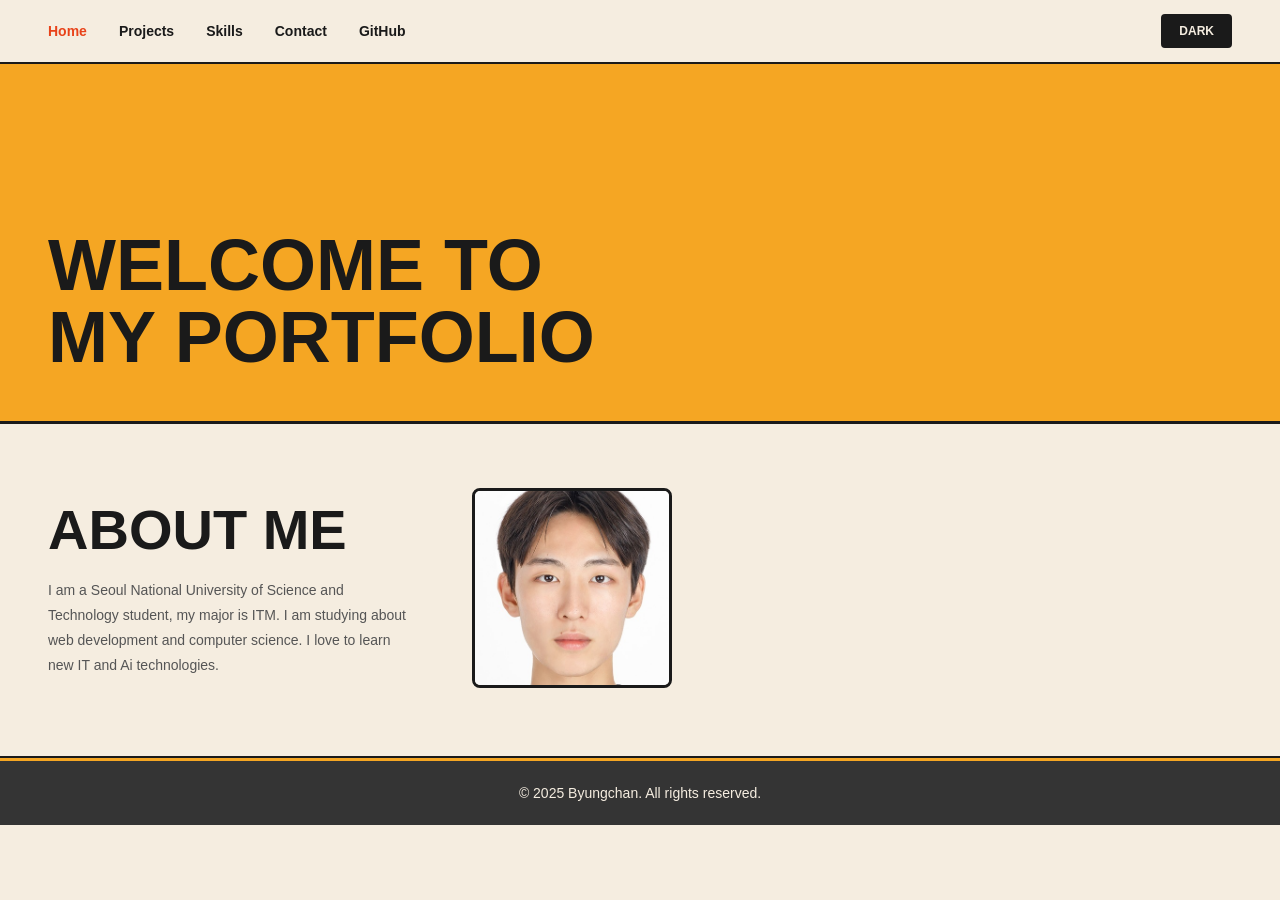
<file: index.html>
<!DOCTYPE html>
<html lang="en">

<head>
    <meta charset = "UTF-8">
    <meta name = "viewport" content = "width=device-width, initial-scale=1.0">
    <title>BYUNGCHAN Portfolio - Home</title>
    <link rel = "stylesheet" href = "css/styles.css">
    <script src="js/theme.js"></script>
    <script src="js/active-nav.js"></script>
</head>

<body>
    <header>
        <nav>
            <ul>
                <li><a href = "index.html">Home</a></li>
                <li><a href = "projects.html">Projects</a></li>
                <li><a href = "skills.html">Skills</a></li>
                <li><a href = "contact.html">Contact</a></li>
                <li><a href="github.html">GitHub</a></li>
            </ul>
            <button id="theme-toggle">Dark</button>
        </nav>
    </header>

    <main>
        <section class = "hero">
            <h1>Welcome to my Portfolio</h1> 
        </section>

        
        <section class = "about-me">
            <div class = "introduction-words">
                <h2>About me</h2>
                <p>I am a Seoul National University of Science and Technology student, my major is ITM. I am studying about web development and computer science. I love to learn new IT and Ai technologies. 
                </p>
            </div>
            <div class="profile-img">
                <img src="data/profile.jpg" alt="profile" title = "profile-img">
            </div>
        </section>

    </main>

    <footer>
        <p>&copy; 2025 Byungchan. All rights reserved.</p>
    </footer>
</body>

</html>
</file>
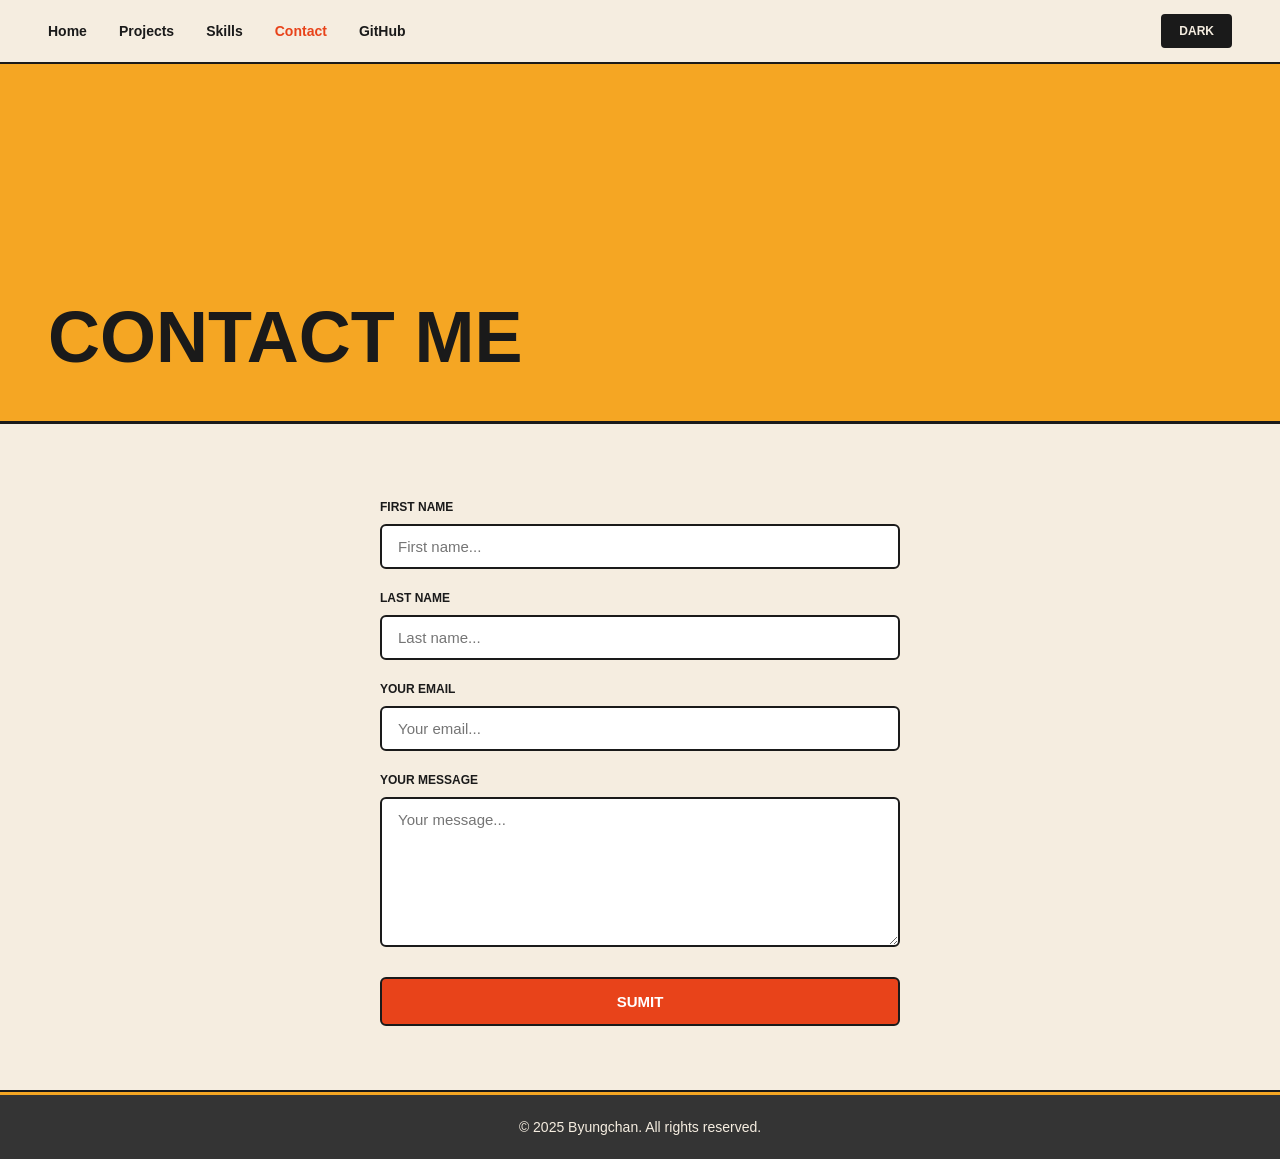
<file: contact.html>
<!DOCTYPE html>
<html lang="en">

<head>
    <meta charset="UTF-8">
    <meta name="viewport" content="width=device-width, initial-scale=1.0">
    <title>BYUNGCHAN Portfolio - Contact</title>
    <link rel="stylesheet" href="css/styles.css">
    <script src="js/theme.js"></script>
    <script src="js/active-nav.js"></script>

</head>

<body>
    <header>
        <nav>
            <ul>
                <li><a href="index.html">Home</a></li>
                <li><a href="projects.html">Projects</a></li>
                <li><a href="skills.html">Skills</a></li>
                <li><a href="contact.html">Contact</a></li>
                <li><a href="github.html">GitHub</a></li>
            </ul>
            <button id="theme-toggle">Dark</button>
        </nav>
    </header>

    <main>
        <section class="hero">
            <h1>Contact Me</h1>
        </section>
        <section class="contact-form">
            <form action="#" method="POST">
                <label for="first-name">First Name</label>
                <input type="text" id="first-name" name="first_name" placeholder="First name...">

                <label for="last-name">Last Name</label>
                <input type="text" id="last-name" name="last_name" placeholder="Last name...">

                <label for="email">Your Email</label>
                <input type="email" id="email" name="email" placeholder="Your email...">

                <label for="message">Your Message</label>
                <textarea id="message" name="message" placeholder="Your message..."></textarea>

                <button type="submit">SUMIT</button>
            </form>
        </section>
    </main>

    <footer>
        <p>&copy; 2025 Byungchan. All rights reserved.</p>
    </footer>

</body>

</html>
</file>
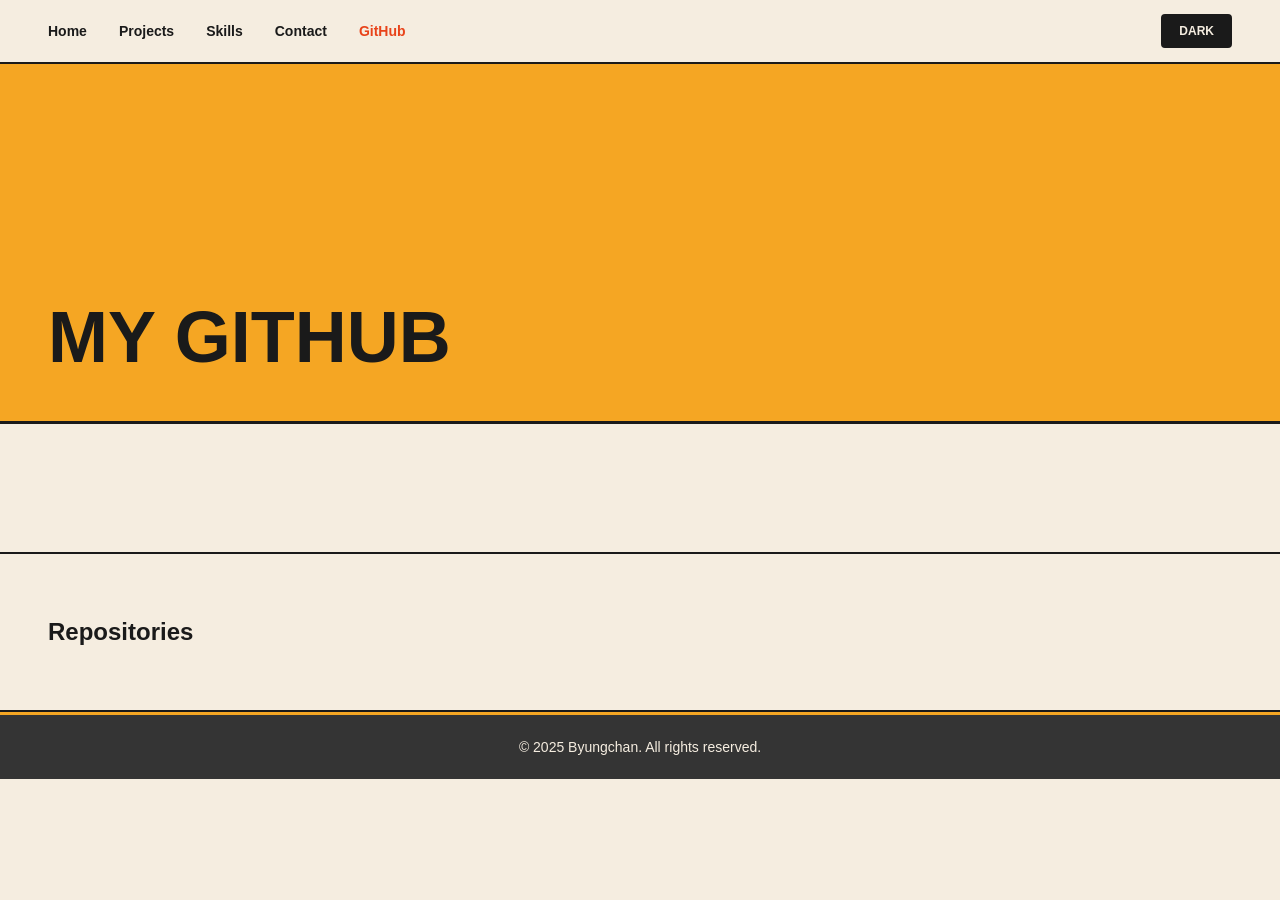
<file: github.html>
<!DOCTYPE html>
<html lang="en">

<head>
    <meta charset="UTF-8">
    <meta name="viewport" content="width=device-width, initial-scale=1.0">
    <title>BYUNGCHAN Portfolio - GitHub</title>
    <link rel="stylesheet" href="css/styles.css">
    <script src="js/github.js" defer></script>
    <script src="js/theme.js"></script>
    <script src="js/active-nav.js"></script>
</head>

<body>
    <header>
        <nav>
            <ul>
                <li><a href="index.html">Home</a></li>
                <li><a href="projects.html">Projects</a></li>
                <li><a href="skills.html">Skills</a></li>
                <li><a href="contact.html">Contact</a></li>
                <li><a href="github.html">GitHub</a></li>
            </ul>
            <button id="theme-toggle">Dark</button>
        </nav>
    </header>
    <main>
        <section class="hero">
            <h1>My GitHub</h1>
        </section>
        <section class="github-profile">
            <div id="profile-container"></div>
        </section>
        <section class="github-repos">
            <h2>Repositories</h2>
            <ul id="repos-container"></ul>
        </section>
    </main>
    <footer>
        <p>&copy; 2025 Byungchan. All rights reserved.</p>
    </footer>

</body>

</html>
</file>
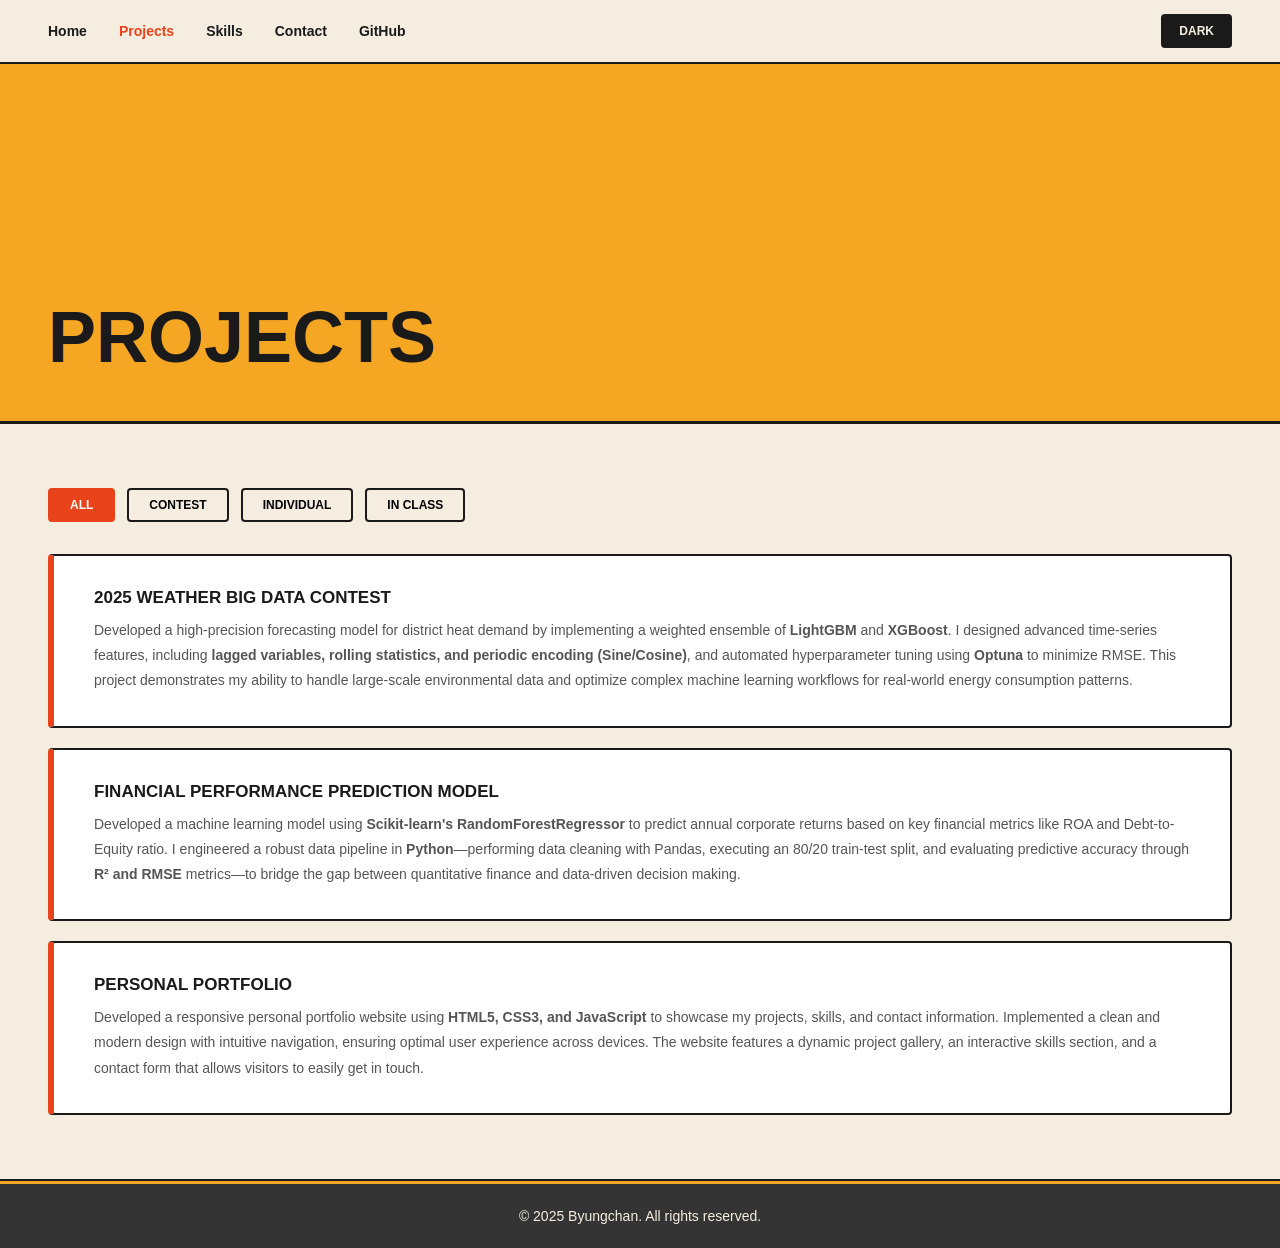
<file: projects.html>
<!DOCTYPE html>
<html lang="en">

<head>
    <meta charset="UTF-8">
    <meta name="viewport" content="width=device-width, initial-scale=1.0">
    <title>BYUNGCHAN Portfolio - Projects</title>
    <link rel="stylesheet" href="css/styles.css">
    <script src="js/theme.js"></script>
    <script src="js/filter.js"></script>
    <script src="js/active-nav.js"></script>
</head>

<body>
    <header>
        <nav>
            <ul>
                <li><a href="index.html">Home</a></li>
                <li><a href="projects.html">Projects</a></li>
                <li><a href="skills.html">Skills</a></li>
                <li><a href="contact.html">Contact</a></li>
                <li><a href="github.html">GitHub</a></li>
            </ul>
            <button id="theme-toggle">Dark</button>
        </nav>
    </header>
    <main>
        <section class="hero">
            <h1>Projects</h1>
        </section>
        <section class="projects-units">
            <div class="filter-buttons">
                <button class="filter-btn active" data-filter="all">All</button>
                <button class="filter-btn" data-filter="contest">Contest</button>
                <button class="filter-btn" data-filter="individual">Individual</button>
                <button class="filter-btn" data-filter="class">In Class</button>
            </div>
            <ul>
                <li data-category="contest">
                    <h2>2025 Weather Big Data Contest</h2>
                    <p>
                        Developed a high-precision forecasting model for district heat demand by implementing a weighted
                        ensemble of <strong>LightGBM</strong> and <strong>XGBoost</strong>. I designed advanced
                        time-series features, including <strong>lagged variables, rolling statistics, and periodic
                            encoding (Sine/Cosine)</strong>, and automated hyperparameter tuning using
                        <strong>Optuna</strong> to minimize RMSE. This project demonstrates my ability to handle
                        large-scale environmental data and optimize complex machine learning workflows for real-world
                        energy consumption patterns.
                    </p>
                </li>
                <li data-category="individual">
                    <h2>Financial Performance Prediction Model</h2>
                    <p>
                        Developed a machine learning model using <strong>Scikit-learn's RandomForestRegressor</strong>
                        to predict annual corporate returns based on key financial metrics like ROA and Debt-to-Equity
                        ratio. I engineered a robust data pipeline in <strong>Python</strong>—performing data cleaning
                        with Pandas, executing an 80/20 train-test split, and evaluating predictive accuracy through
                        <strong>R² and RMSE</strong> metrics—to bridge the gap between quantitative finance and
                        data-driven decision making.
                    </p>
                </li>
                <li data-category="class">
                    <h2>Personal Portfolio</h2>
                    <p>
                        Developed a responsive personal portfolio website using <strong>HTML5, CSS3, and
                            JavaScript</strong> to showcase my projects, skills, and contact information. Implemented a
                        clean and modern design with intuitive navigation, ensuring optimal user experience across
                        devices. The website features a dynamic project gallery, an interactive skills section, and a
                        contact form that allows visitors to easily get in touch.
                    </p>
                </li>
            </ul>
        </section>
    </main>

    <footer>
        <p>&copy; 2025 Byungchan. All rights reserved.</p>
    </footer>
</body>

</html>
</file>
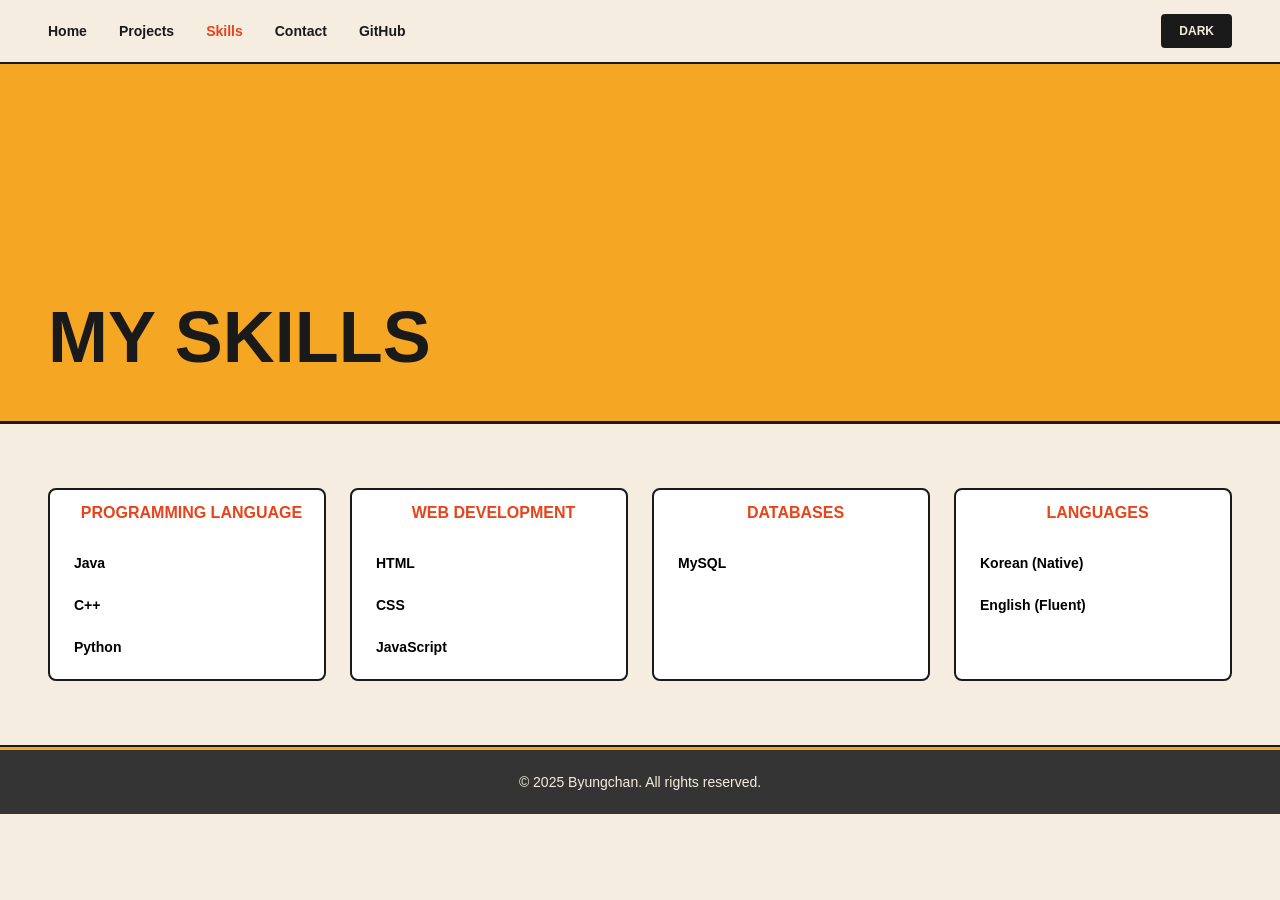
<file: skills.html>
<!DOCTYPE html>
<html lang="en">

<head>
    <meta charset="UTF-8">
    <meta name="viewport" content="width=device-width, initial-scale=1.0">
    <title>BYUNGCHAN Portfolio - Skills</title>
    <link rel="stylesheet" href="css/styles.css">
    <script src="js/theme.js"></script>
    <script src="js/active-nav.js"></script>
</head>

<body>
    <header>
        <nav>
            <ul>
                <li><a href="index.html">Home</a></li>
                <li><a href="projects.html">Projects</a></li>
                <li><a href="skills.html">Skills</a></li>
                <li><a href="contact.html">Contact</a></li>
                <li><a href="github.html">GitHub</a></li>
            </ul>
            <button id="theme-toggle">Dark</button>
        </nav>
    </header>

    <main>
        <section class="hero">
            <h1>My Skills</h1>
        </section>
        <section class="skills-units">
            <ul>
                <li>
                    <h2>Programming Language</h2>
                    <ul>
                        <li>Java</li>
                        <li>C++</li>
                        <li>Python</li>
                    </ul>
                </li>
                <li>
                    <h2>Web Development</h2>
                    <ul>
                        <li>HTML</li>
                        <li>CSS</li>
                        <li>JavaScript</li>
                    </ul>
                </li>
                <li>
                    <h2>Databases</h2>
                    <ul>
                        <li>MySQL</li>
                    </ul>
                </li>
                <li>
                    <h2>Languages</h2>
                    <ul>
                        <li>Korean (Native)</li>
                        <li>English (Fluent)</li>
                    </ul>    
                </li>
            </ul>
        </section>
    </main>

    <footer>
        <p>&copy; 2025 Byungchan. All rights reserved.</p>
    </footer>
</body>

</html>
</file>
<file: css/styles.css>
* {
    margin: 0;
    padding: 0;
    box-sizing: border-box;
}
/*Dark Mode*/
body.dark {
    background-color: #2c2c2c;
    color: #f5ede0;
}

body.dark header {
    background-color: #2c2c2c;
    border-bottom: 2px solid #f5ede0;
}

body.dark nav ul li a {
    color: #f5ede0;
}

body.dark nav ul li a.active {
    color: #e8bf1a;

}

body.dark nav ul li a:hover {
    color: #e8bf1a;
}

body.dark main section {
    background-color: #2c2c2c;
}

body.dark .hero {
    background-color: #3a3a3a;
    color: #f5ede0;
}

body.dark .hero h1 {
    color: #f5ede0;
}

body.dark .introduction-words h2 {
    color: #f5ede0;
}

body.dark .introduction-words p {
    color: #ccc;
}
body.dark .contact-form {
    background-color: #3a3a3a;
}
body.dark .contact-form label {
    background-color: #3a3a3a;
    color: #f5ede0;
    border-color: #f5ede0;
}
body.dark .skills-units > ul > li,
body.dark .projects-units > ul > li,
body.dark .repo-card,
body.dark .contact-form input,
body.dark .contact-form textarea,
body.dark .contact-form select {
    background-color: #3a3a3a;
    color: #f5ede0;
    border-color: #f5ede0;
}

body.dark .projects-units h2,
body.dark .projects-units p,
body.dark .skills-units h2,
body.dark .skills-units ul li {
    color: #f5ede0;
}

body.dark footer {
    background-color: #1a1a1a;
    color: #f5ede0;
}
body.dark .github-profile h2 {
    color: #f5ede0;
}

body.dark .github-profile p {
    color: #ccc;
}

body.dark .github-profile a {
    color: #f5a623;
}

body.dark .repo-card h3 a {
    color: #f5ede0;
}

body.dark .repo-card p {
    color: #ccc;
}

body.dark .repo-info {
    color: #aaa;
}

body.dark .github-repos h2 {
    color: #f5ede0;
}
/*GLOBAL*/
body {
    background-color: #f5ede0;
    font-family: 'Arial Black', 'Arial Bold', sans-serif;
    color: #1a1a1a;
}

/*HEADER & NAV*/
#theme-toggle {
    padding: 8px 16px;
    background-color: #1a1a1a;
    color: #f5ede0;
    border: 2px solid #1a1a1a;
    border-radius: 4px;
    font-family: 'Arial Black', sans-serif;
    font-size: 12px;
    font-weight: 900;
    cursor: pointer;
    text-transform: uppercase;
    transition: background-color 0.2s, color 0.2s;
}

#theme-toggle:hover {
    background-color: #e8431a;
    border-color: #e8431a;
}

body.dark #theme-toggle {
    background-color: #f5ede0;
    color: #1a1a1a;
    border-color: #f5ede0;
}

body.dark #theme-toggle:hover {
    background-color: #e8431a;
    color: #f5ede0;
    border-color: #e8431a;
}

header {
    background-color: #f5ede0;
    border-bottom: 2px solid #1a1a1a;
    padding: 14px 48px;
    display: flex;
    align-items: center;
    justify-content: space-between;
}
nav {
    display: flex;
    align-items: center;
    justify-content: space-between;
    width: 100%;
}
nav ul {
    list-style: none;
    display: flex;
    gap: 32px;
}

nav ul li a {
    text-decoration: none;
    font-size: 14px;
    font-weight: 700;
    color: #1a1a1a;
}

nav ul li a:hover {
    color: #e8431a;
}
nav ul li a.active {
    color: #e8431a;

}

/*HERO*/
.hero {
    background-color: #f5a623;
    border-bottom: 3px solid #1a1a1a;
    padding: 48px 48px 0 48px;
    display: grid;
    grid-template-columns: 1fr 1fr;
    align-items: end;
    min-height: 360px;
}

.hero h1 {
    font-size: 72px;
    font-weight: 900;
    line-height: 1;
    color: #1a1a1a;
    text-transform: uppercase;
    padding-bottom: 48px;
}

/*Main*/
main section {
    background-color: #f5ede0;
    padding: 64px 48px;
    border-bottom: 2px solid #1a1a1a;
}

/*ABOUT ME*/
.about-me {
    display: flex;
    align-items: center;
    gap: 64px;
}

.introduction-words h2 {
    font-size: 56px;
    font-weight: 900;
    text-transform: uppercase;
    line-height: 1;
    color: #1a1a1a;
    margin-bottom: 20px;
}

.introduction-words p {
    font-family: Arial, sans-serif;
    font-weight: 400;
    font-size: 14px;
    color: #555;
    max-width: 360px;
    line-height: 1.8;
}

.profile-img img {
    width: 200px;
    height: 200px;
    object-fit: cover;
    border: 3px solid #1a1a1a;
    border-radius: 8px;
}

/*SKILLS*/
.skills-units > ul {
    list-style: none;
    display: flex;
    flex-wrap: wrap;
    gap: 24px;
}

.skills-units > ul > li {
    border: 2px solid #1a1a1a;
    border-radius: 8px 8px 8px 8px;
    padding: 28px 32px;
    flex: 1;
    min-width: 180px;
    background-color: #fff;
}

.skills-units > ul > li:hover {
    transform: translateY(-4px);
}

.skills-units h2 {
    font-size: 16px;
    font-weight: 900;
    text-transform: uppercase;
    color: #e8431a;
    margin-bottom: 16px;
    text-align: center;
}
.skills-units ul {
    list-style: none;
}

.skills-units ul li {
    font-family: 'Arial Black', sans-serif;
    font-size: 14px;
    font-weight: 900;
    color: black;
    padding: 10px 3px 10px 12px;
    line-height: 1.6;
}

/*PROJECTS*/
/*FILTER*/
.filter-buttons {
    display: flex;
    gap: 12px;
    margin-bottom: 32px;
}

.filter-btn {
    padding: 8px 20px;
    background-color: transparent;
    border: 2px solid #1a1a1a;
    border-radius: 4px;
    font-family: 'Arial Black', sans-serif;
    font-size: 12px;
    font-weight: 900;
    text-transform: uppercase;
    cursor: pointer;
}

.filter-btn:hover,
.filter-btn.active {
    background-color: #e8431a;
    color: #fff;
    border-color: #e8431a;
}

body.dark .filter-btn {
    border-color: #f5ede0;
    color: #f5ede0;
}

body.dark .filter-btn:hover,
body.dark .filter-btn.active {
    background-color: #e8431a;
    border-color: #e8431a;
}

.projects-units > ul {
    list-style: none;
    display: flex;
    flex-direction: column;
    gap: 20px;
}

.projects-units > ul > li {
    border: 2px solid #1a1a1a;
    border-left: 6px solid #e8431a;
    border-radius: 4px;
    padding: 32px 40px;
    background-color: #fff;
}

.projects-units > ul > li:hover {
    transform: translateX(6px);
}

.projects-units h2 {
    font-size: 17px;
    font-weight: 900;
    text-transform: uppercase;
    color: #1a1a1a;
    margin-bottom: 10px;
}

.projects-units p {
    font-family: Arial, sans-serif;
    font-weight: 400;
    font-size: 14px;
    line-height: 1.8;
    color: #555;
}

/*CONTACT*/
.contact-form {
    display: flex;
    justify-content: center;
}

.contact-form form {
    display: flex;
    flex-direction: column;
    gap: 10px;
    width: 100%;
    max-width: 520px;
}

.contact-form label {
    font-size: 12px;
    font-weight: 900;
    text-transform: uppercase;
    color: #1a1a1a;
    margin-top: 12px;
}

.contact-form input,
.contact-form textarea,
.contact-form select {
    font-family: Arial, sans-serif;
    font-size: 15px;
    padding: 12px 16px;
    background-color: #fff;
    border: 2px solid #1a1a1a;
    border-radius: 6px;
    color: #1a1a1a;
    outline: none;
}

.contact-form input:focus,
.contact-form textarea:focus,
.contact-form select:focus {
    border-color: #e8431a;
}

.contact-form textarea {
    min-height: 150px;
    resize: vertical;
}

.contact-form button {
    margin-top: 20px;
    padding: 14px;
    background-color: #e8431a;
    color: #fff;
    border: 2px solid #1a1a1a;
    border-radius: 6px;    
    font-family: 'Arial Black', sans-serif;
    font-weight: 900;
    font-size: 15px;
    cursor: pointer;
}

.contact-form button:hover {
    background-color: #1a1a1a;
}

/*FOOTER*/
footer {
    background-color: #343434;
    border-top: 3px solid #f5a623;
    text-align: center;
    padding: 24px;
    font-family: Arial, sans-serif;
    font-size: 14px;
    color: #f5ede0;
    font-weight: 400;
}

/*GITHUB*/
#profile-container {
    display: flex;
    align-items: flex-start;
    gap: 24px;
}

.github-profile img {
    width: 180px;
    height: 180px;
    border: 3px solid #1a1a1a;
    border-radius: 8px;
}

.github-profile h2 {
    font-size: 28px;
    font-weight: 900;
    text-transform: uppercase;
    margin-bottom: 8px;
}

.github-profile p {
    font-family: Arial, sans-serif;
    font-weight: 700;
    font-size: 20px;
    color: #555;
    margin-bottom: 6px;
}

.github-profile a {
    font-family: Arial, sans-serif;
    font-size: 14px;
    font-weight: 700;
    color: #e8431a;
    text-decoration: none;
}

#repos-container {
    list-style: none;
    display: flex;
    flex-wrap: wrap;
    gap: 20px;
    padding: 0;
}

.repo-card {
    background-color: #fff;
    border: 2px solid #1a1a1a;
    border-top: 4px solid #e8431a;
    border-radius: 4px;
    padding: 24px 28px;
    flex: 1;
    min-width: 240px;
    max-width: 320px;
    word-break: break-word;
}

.repo-card:hover {
    transform: translateY(-4px);
}

.repo-card h3 {
    font-family: 'Arial Black', sans-serif;
    font-size: 15px;
    font-weight: 900;
    text-transform: uppercase;
    margin-bottom: 10px;
    line-height: 1.3;
}

.repo-card h3 a {
    color: #1a1a1a;
    text-decoration: none;
}

.repo-card h3 a:hover {
    color: #e8431a;
}

.repo-card p {
    font-family: 'Arial Black', sans-serif;
    font-size: 13px;
    color: #555;
    font-weight: 700;
    margin-bottom: 16px;
    line-height: 1.6;
}

.repo-info {
    display: flex;
    flex-direction: column;
    gap: 6px;
    font-family: 'Arial Black', sans-serif;
    font-size: 13px;
    font-weight: 700;
    color: #888;
}

/*481~768px*/
@media (max-width: 768px) {
    header { padding: 14px 24px; }
    nav ul { gap: 16px; }
    nav ul li a { font-size: 13px; }
    .hero { grid-template-columns: 1fr; min-height: 260px; padding: 32px 24px 0 24px; }
    .hero h1 { font-size: 52px; padding-bottom: 32px; }
    main section { padding: 48px 24px; }
    .about-me { flex-direction: column; gap: 32px; }
    .introduction-words h2 { font-size: 40px; }
    .profile-img img { width: 160px; height: 160px; }
    .projects-units > ul > li { padding: 24px 28px; }
    .contact-form form { max-width: 100%; }
}

/*0~470px*/
@media (max-width: 480px) {
    header { padding: 12px 16px; flex-direction: column; gap: 12px; }
    nav ul { gap: 12px; }
    nav ul li a { font-size: 12px; }
    .hero { padding: 24px 16px 0 16px; min-height: 200px; }
    .hero h1 { font-size: 36px; padding-bottom: 24px; }
    main section { padding: 32px 16px; }
    .introduction-words h2 { font-size: 28px; }
    .introduction-words p { font-size: 13px; max-width: 100%; }
    .profile-img img { width: 120px; height: 120px; }
    .skills-units > ul { flex-direction: column; }
    .skills-units > ul > li { min-width: 100%; }
    .projects-units h2 { font-size: 14px; }
    .projects-units > ul > li { padding: 20px; }
    .contact-form { padding: 32px 16px; }
    footer { font-size: 12px; padding: 16px; }
}
</file>
